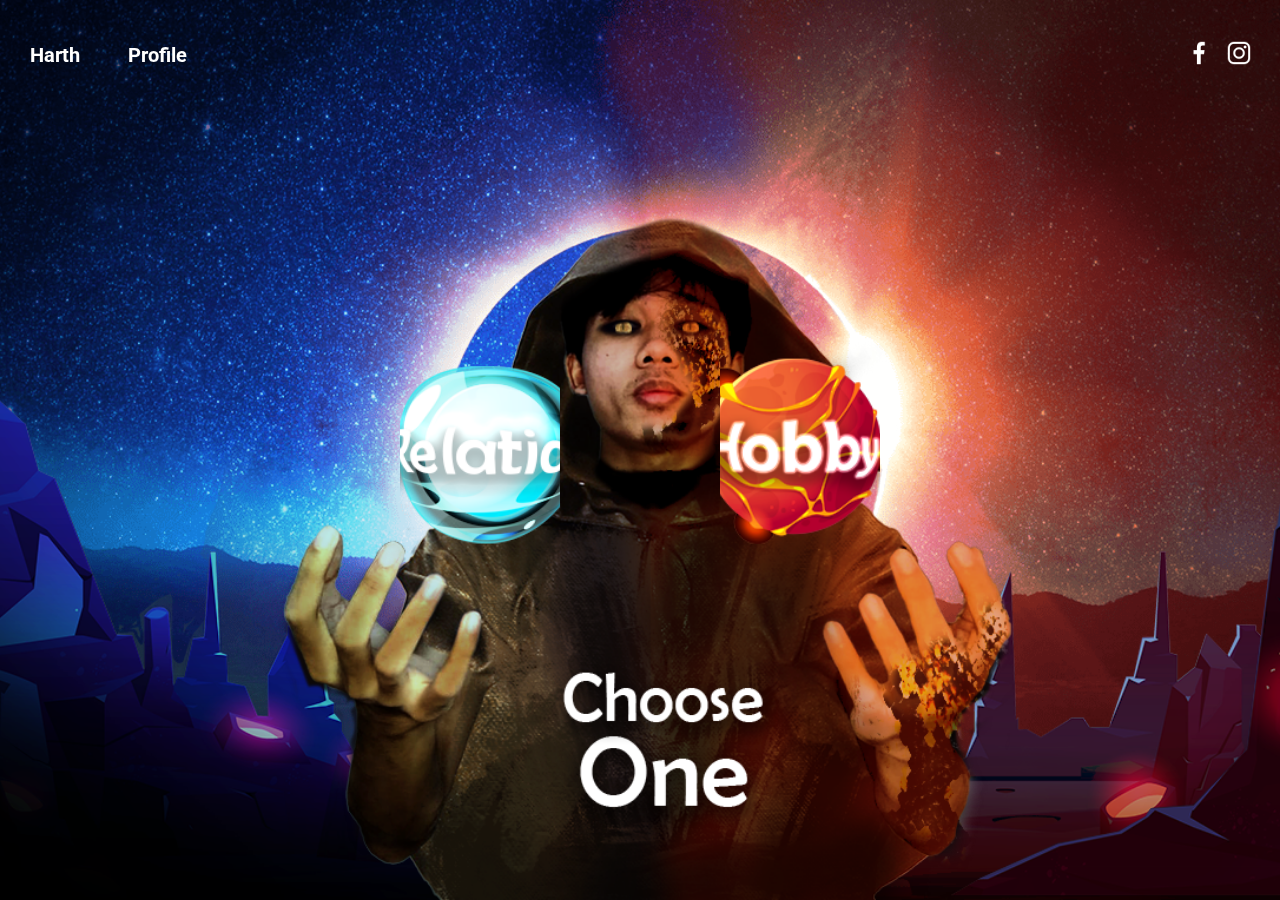
<file: Harits Taqiy Wibowo_TI2B_TB1/index.html>
<!DOCTYPE html>
<html lang="en">
<head>
    <meta charset="UTF-8">
    <meta http-equiv="X-UA-Compatible" content="IE=edge">
    <meta name="viewport" content="width=device-width, initial-scale=1.0">
    <link rel="stylesheet" href="style.css">
    <title>Home</title>
</head>
<body>

    <nav>
        <div class="logo"><a href="index.html">Harth</a></div>
        <div class="profil"><a href="profil.html">Profile</a></div>
        <div class="nav-links">
            <ul>
                <li><a href="https://www.facebook.com"><img src="img/facebook.png" alt=""></a></li>
                <li><a href="https://www.instagram.com/harits.taqiy/"><img src="img/instagram-logo.png" alt=""></a></li>
            </ul>
        </div>
    </nav>

    <div class="screen">
        <img src="img/background2.png" alt="">
        <div class="choose">
        <img src="img/choose.png" alt="">
        </div>
        <div class="hobby">
        <a href="hobby.html"><img src="img/phobby2.png" alt=""></a>
        </div>
        <div class="relation">
        <a href="relation.html"><img src="img/prelation2.png" alt=""></a>
        </div>
        <div class="textoption">
        <img src="img/text.png" alt="">
        </div>
        <div class="rock1">
            <img src="img/mid2.png" alt="">
        </div>
        <div class="rock2">
            <img src="img/foreground2.png" alt="">
        </div>
    </div>
    
</body>
</html>
</file>
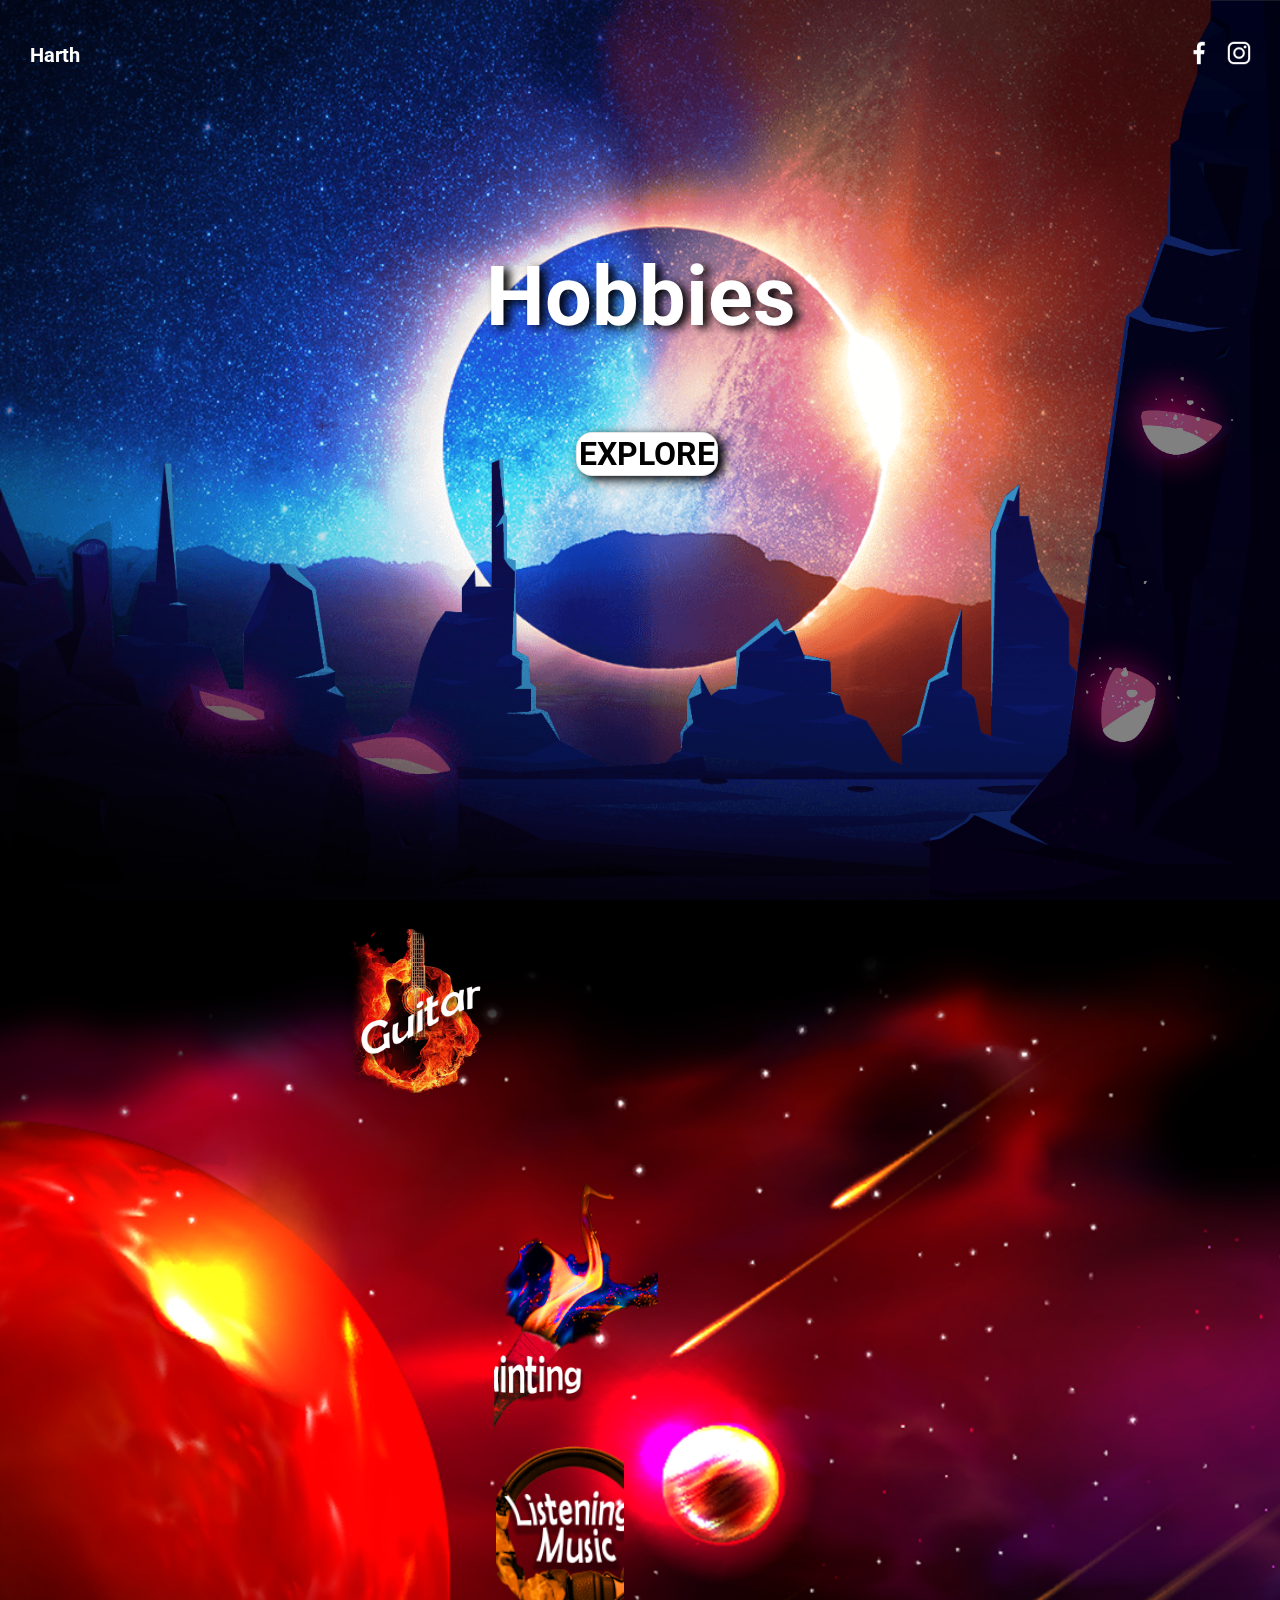
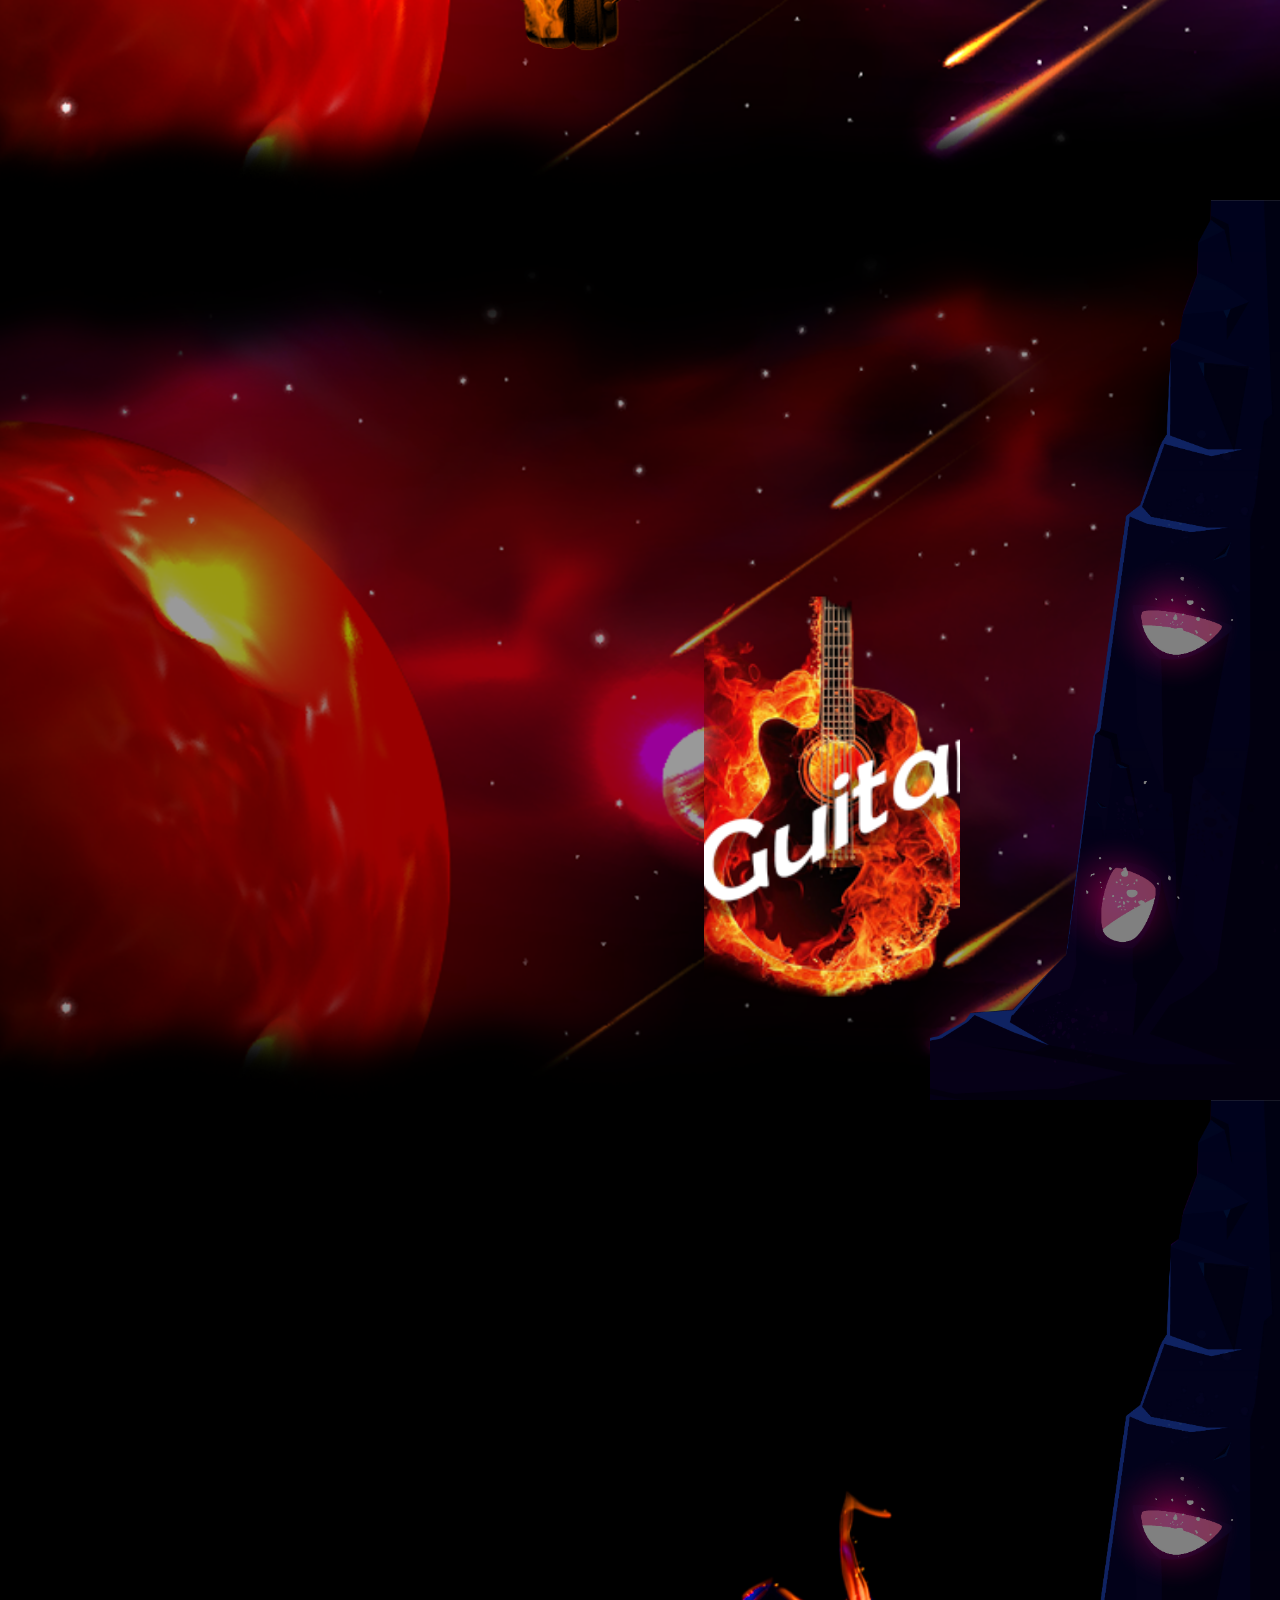
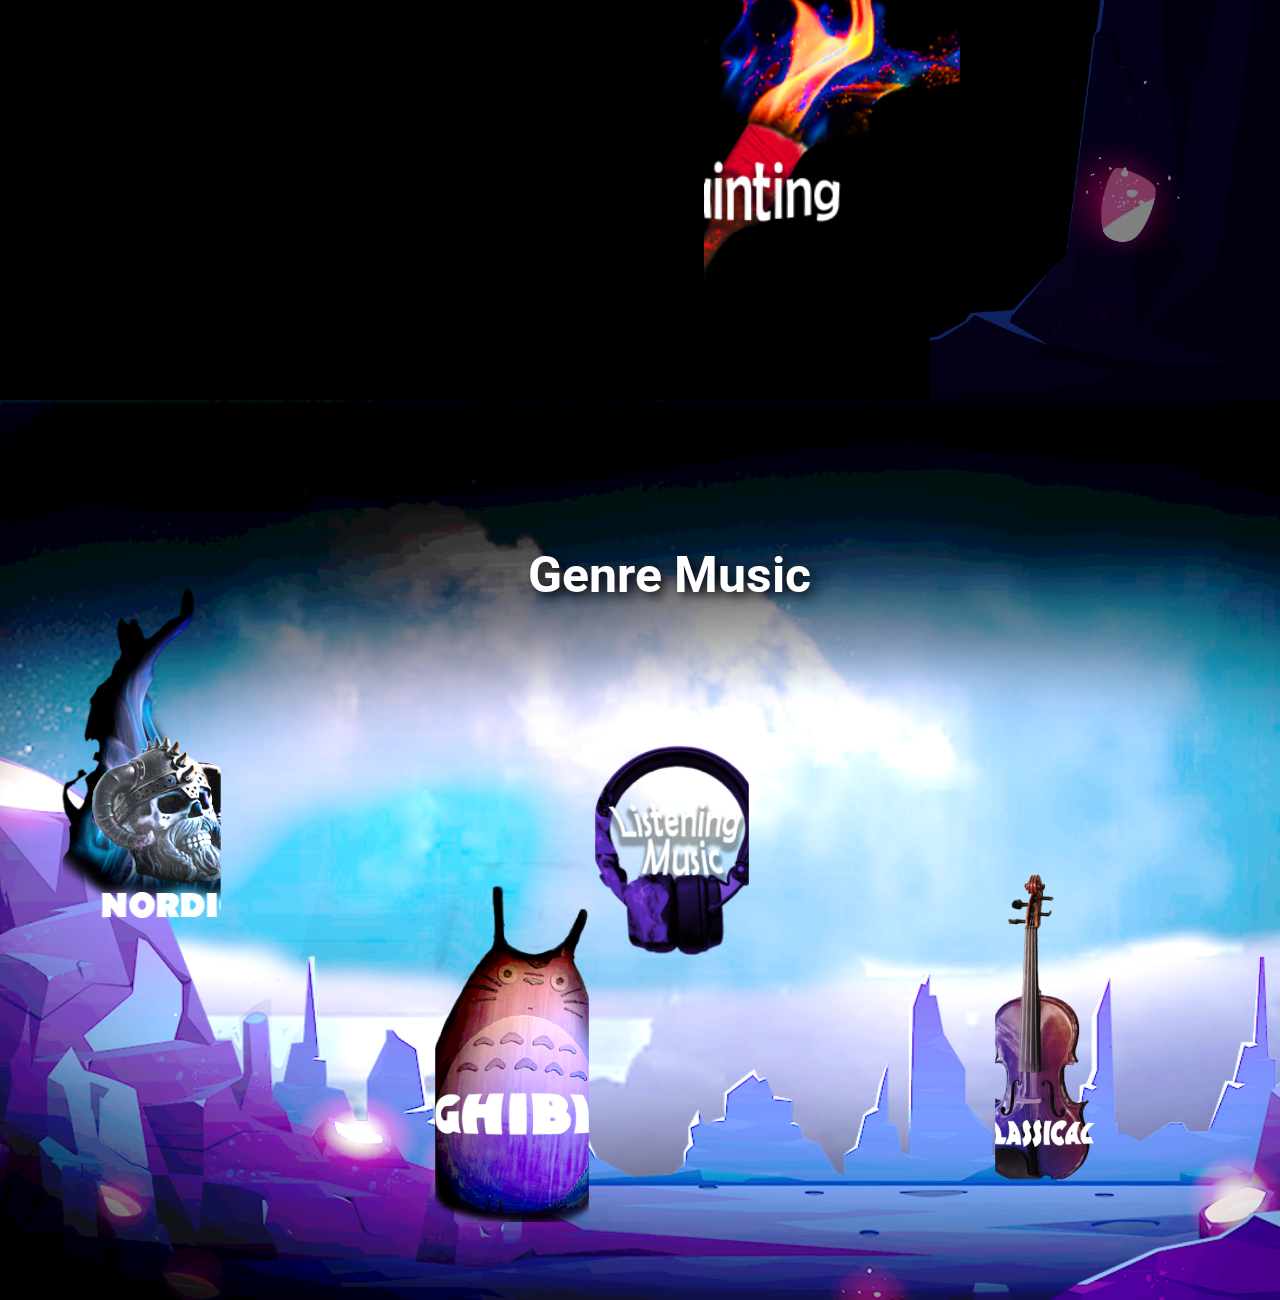
<file: Harits Taqiy Wibowo_TI2B_TB1/hobby.html>
<!DOCTYPE html>
<html lang="en">
<head>
    <meta charset="UTF-8">
    <meta http-equiv="X-UA-Compatible" content="IE=edge">
    <meta name="viewport" content="width=device-width, initial-scale=1.0">
    <link rel="stylesheet" href="style.css">
    <title>Hobby</title>
</head>
<body>

    <nav>
        <div class="logo"><a href="index.html">Harth</a></div>
        <div class="nav-links">
            <ul>
                <li><a href="https://www.facebook.com"><img src="img/facebook.png" alt=""></a></li>
                <li><a href="https://www.instagram.com/harits.taqiy/"><img src="img/instagram-logo.png" alt=""></a></li>
            </ul>
        </div>
    </nav>

    <div class="screen" id="home-hobi">
        <img src="img/background2.png" alt="">
        <div class="rockhob1">
            <img src="img/mid.png" alt="">
        </div>
        <div class="rockhob2">
            <img src="img/foreground.png" alt="">
        </div>
    </div>

    <div class="text-hobi">
        <h1>Hobbies</h1>
    </div>
    <div class="button" id="btn"><a href="#hobi"> explore </a></div>
    
    <section class="screen" id="hobi">
        <div class="bghobi">
            <img src="img/bghobby.png" alt="">
        </div>
        
        <div class="hobi">
            <div class="guitar">
                <a href="#guitar"><img src="img/guitar.png" alt=""></a>
            </div>

            <div class="paint">
                <a href="#paint"><img src="img/paint.png" alt=""></a>
            </div>

            <div class="music">
                <a href="#music"><img src="img/headphone.png" alt=""></a>
            </div>
        </div>
    </section>
    
    <section class="screen" id="guitar">
        <div class="bgsectionhobi">
        <img src="img/bghobby.png" alt="">
        </div>
        <!-- <div class="rockhob1">
            <img src="img/mid.png" alt="">
        </div> -->
        <div class="rockhob2">
            <img src="img/foreground.png" alt="">
        </div>
        <iframe width="560" height="250" src="https://www.youtube.com/embed/fwZZ6NtIdWs" title="YouTube video player" frameborder="0" allow="accelerometer; autoplay; clipboard-write; encrypted-media; gyroscope; picture-in-picture" allowfullscreen></iframe>        
        <iframe width="560" height="250" src="https://www.youtube.com/embed/IF2Xxtvb4JQ" title="YouTube video player" frameborder="0" allow="accelerometer; autoplay; clipboard-write; encrypted-media; gyroscope; picture-in-picture" allowfullscreen></iframe>
        <iframe width="560" height="250" src="https://www.youtube.com/embed/yoVjOuH-Fm0" title="YouTube video player" frameborder="0" allow="accelerometer; autoplay; clipboard-write; encrypted-media; gyroscope; picture-in-picture" allowfullscreen></iframe>
        <div class="yt">
        <a href="#hobi"><img src="img/guitar.png" alt=""></a>
        <!-- <h1 class="button" id="btn"><a href="#home-hobi" >back</a></h1> -->
        </div>
    </section>

    <section class="screen" id="paint">
        <!-- <div class="bgsectionhobi">
        <img src="img/bghobby.png" alt="">
        </div> -->
        <!-- <div class="bg">
            <img src="img/bgrelation.png" alt="">
        </div> -->
        <!-- <div class="rockhob1">
            <img src="img/mid.png" alt="">
        </div> -->
        <div class="rockhob2">
            <img src="img/foreground.png" alt="">
        </div>
        <div class="gambarsatu">
        <iframe width="1466" height="764" src="https://i.pinimg.com/474x/6d/91/39/6d9139e4ce8c6b922c5b15b58d400a81.jpg" frameborder="0"></iframe>
        </div>
        <div class="gambardua">
        <iframe width="1366" height="764" src="https://i.pinimg.com/474x/75/dd/ea/75ddeae50ad170b651271d1eb140c3d2.jpg" frameborder="0"></iframe>
        </div>
        <div class="gambartiga">
        <iframe width="1366" height="764" src="https://i.pinimg.com/474x/5a/9c/84/5a9c84520ce5c7ca260035113379d359.jpg" frameborder="0"></iframe>
        </div>
        <div class="pt">
            <a href="#hobi">
                <img src="img/paint.png" alt="">
            </a>
        </div>
    </section>

    <section class="screen" id="music">
        <div class="bg">
            <img src="img/bgmusic.png" alt="">
        </div>
        <div class="mc">
            <a href="#hobi"><img src="img/music.png" alt=""></a>
        </div>
        <h1>Genre Music</h1>
        <div class="nordic">
            <img src="img/nordic.png" alt="">
        </div>

        <div class="classical">
            <img src="img/classic.png" alt="">
        </div>

        <div class="ghibli">
            <img src="img/ghibli.png" alt="">
        </div>

    </section>
</body>
</html>
</file>
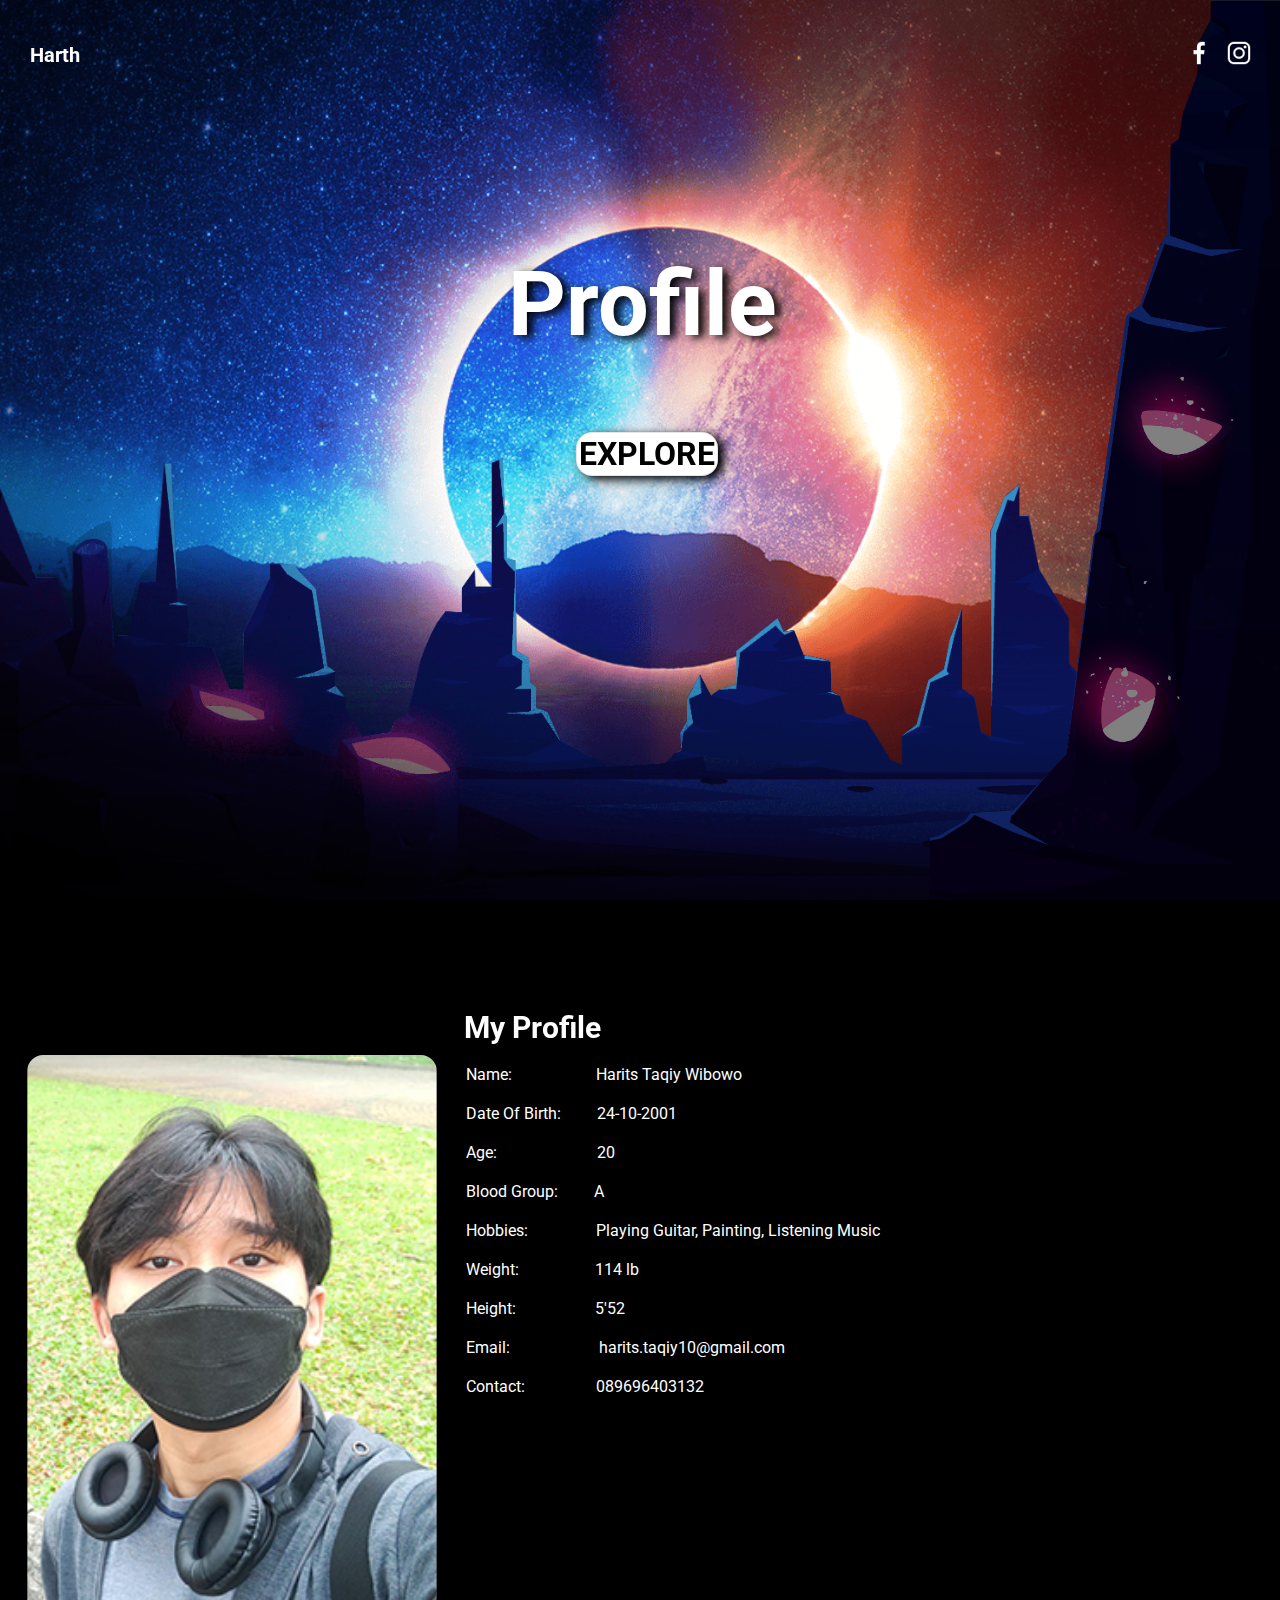
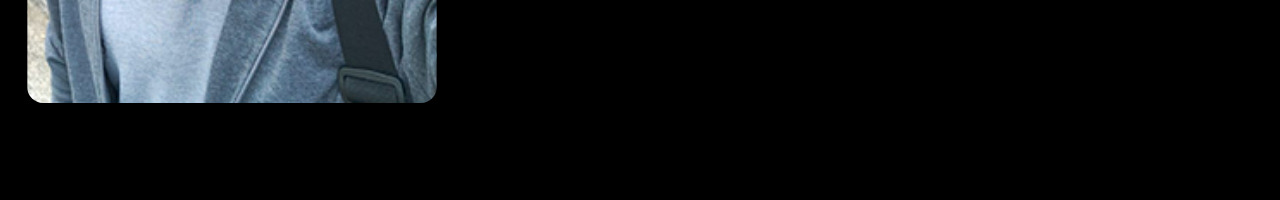
<file: Harits Taqiy Wibowo_TI2B_TB1/profil.html>
<!DOCTYPE html>
<html lang="en">
<head>
    <meta charset="UTF-8">
    <meta http-equiv="X-UA-Compatible" content="IE=edge">
    <meta name="viewport" content="width=device-width, initial-scale=1.0">
    <link rel="stylesheet" href="style.css">
    <title>Profile</title>
</head>
<body>

    <nav>
        <div class="logo"><a href="index.html">Harth</a></div>
        <div class="nav-links">
            <ul>
                <li><a href="https://www.facebook.com"><img src="img/facebook.png" alt=""></a></li>
                <li><a href="https://www.instagram.com/harits.taqiy/"><img src="img/instagram-logo.png" alt=""></a></li>
            </ul>
        </div>
    </nav>

    <div class="screen">
        <img src="img/background2.png" alt="">
        <div class="rockhob1">
            <img src="img/mid.png" alt="">
        </div>
        <div class="rockhob2">
            <img src="img/foreground.png" alt="">
        </div>
    </div>
    
    <div class="button" id="btn"><a href="#profile"> explore </a></div>
    
    <div class="text-profil">
        <h1>Profile</h1>
    </div>
    
    <section class="screen" id="profile">
        <div class="profile">
        <h1>My Profile</h1>
        <img src="img/Profil1.png" alt="">
        <ul>
            <li>Name: <span id="name">Harits Taqiy Wibowo</span></li>
            <li>Date Of Birth: <span id="birth">24-10-2001</span></li>
            <li>Age: <span id="age">20</span></li>
            <li>Blood Group: <span id="blood">A</span></li>
            <li>Hobbies: <span id="hobbies">Playing Guitar, Painting, Listening Music</span></li>
            <li>Weight: <span id="weight">114 lb</span></li>
            <li>Height: <span id="height">5'52 </span></li>
            <li>Email: <span id="email">harits.taqiy10@gmail.com</span></li>
            <li>Contact: <span id="contact">089696403132</span></li>
        </ul>
        </div>
    </section>
    
</body>
</html>
</file>
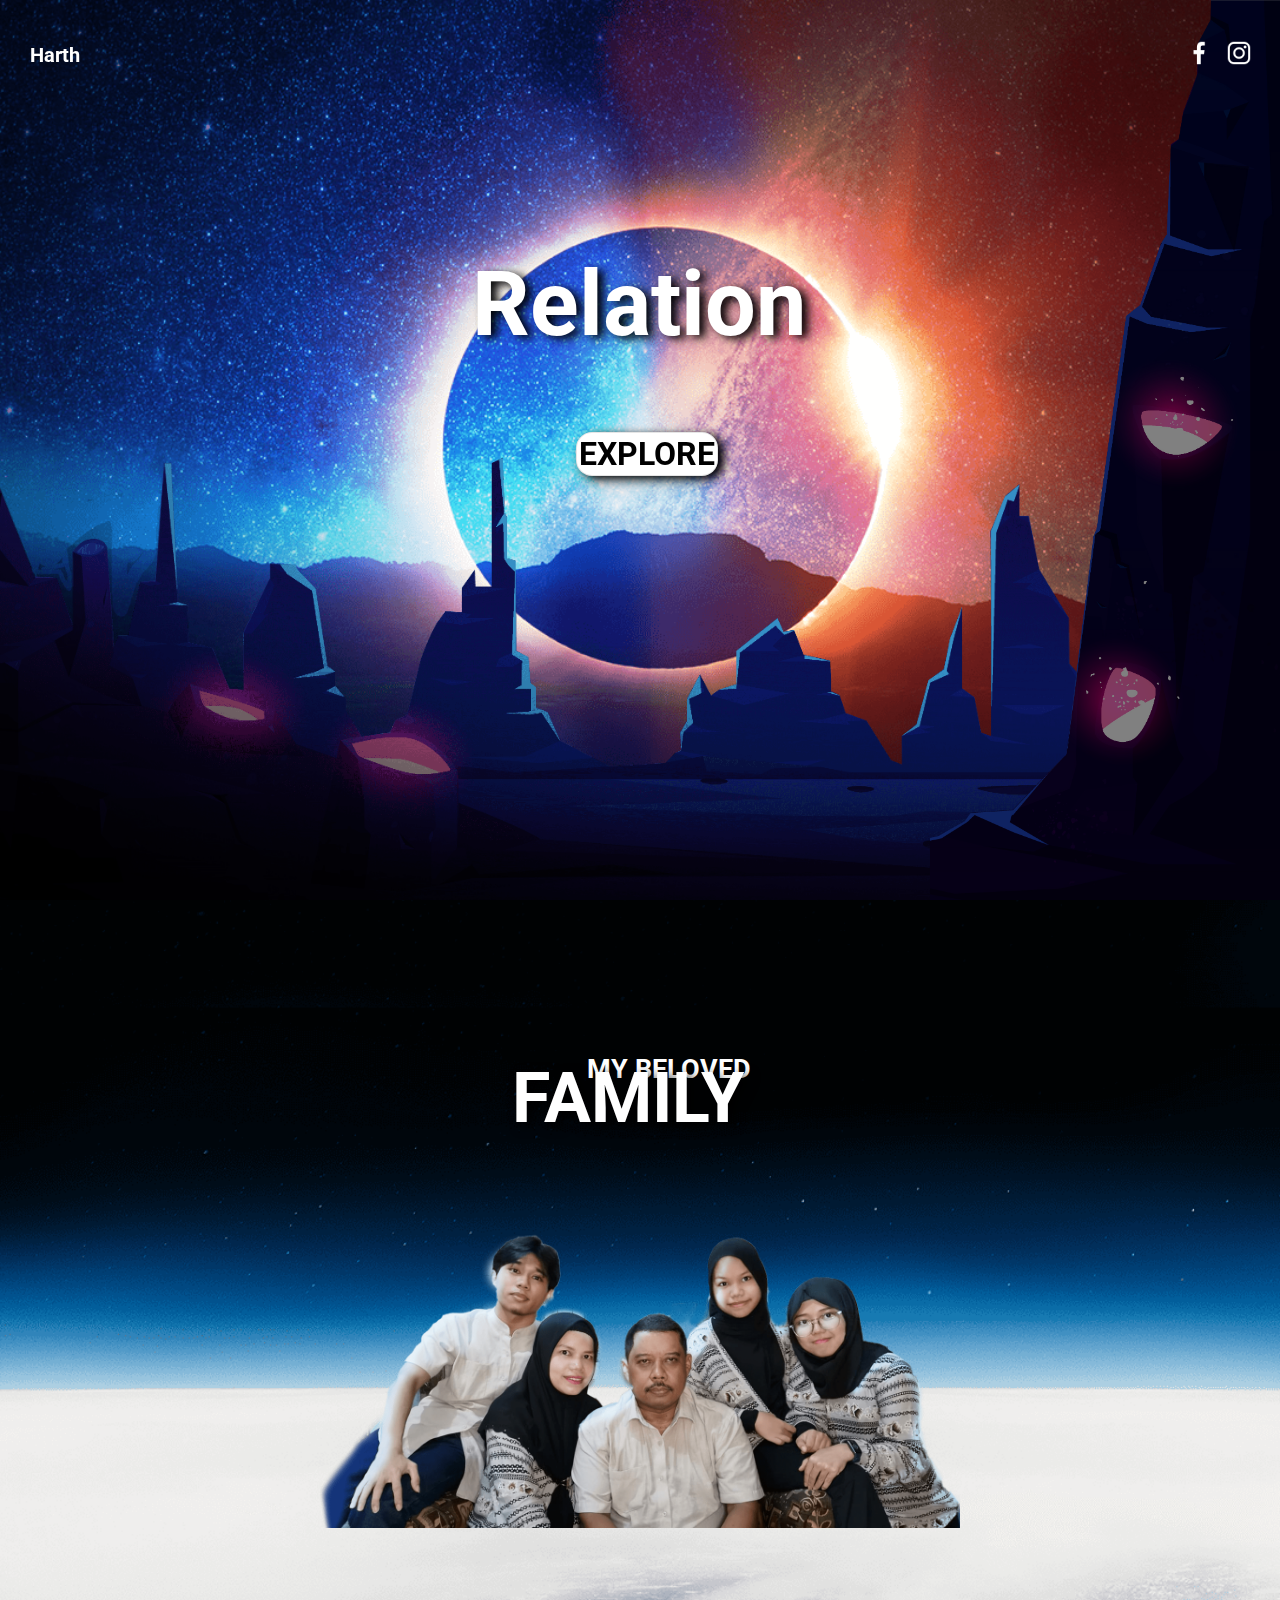
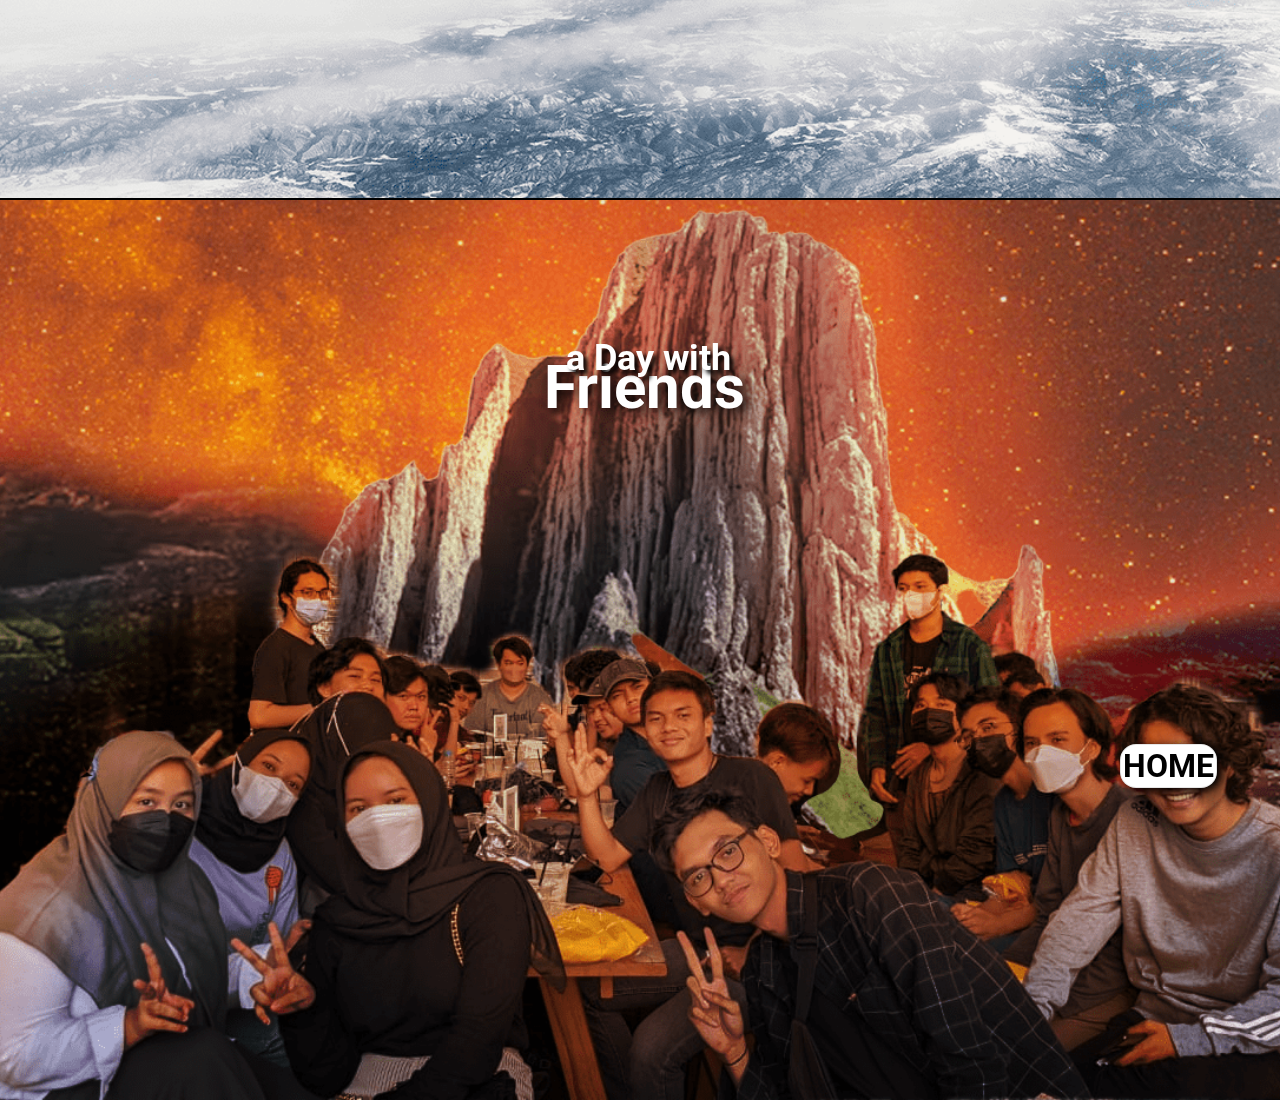
<file: Harits Taqiy Wibowo_TI2B_TB1/relation.html>
<!DOCTYPE html>
<html lang="en">
<head>
    <meta charset="UTF-8">
    <meta http-equiv="X-UA-Compatible" content="IE=edge">
    <meta name="viewport" content="width=device-width, initial-scale=1.0">
    <link rel="stylesheet" href="style.css">
    <title>Relation</title>
</head>
<body>

    <nav>
        <div class="logo"><a href="index.html">Harth</a></div>
        <div class="nav-links">
            <ul>
                <li><a href="https://www.facebook.com"><img src="img/facebook.png" alt=""></a></li>
                <li><a href="https://www.instagram.com/harits.taqiy/"><img src="img/instagram-logo.png" alt=""></a></li>
            </ul>
        </div>
    </nav>

    <div class="screen" id="home-relasi">
        <img src="img/background2.png" alt="">
        <div class="rockrel1">
            <img src="img/mid.png" alt="">
        </div>
        <div class="rockrel2">
            <img src="img/foreground.png" alt="">
        </div>
    </div>

    <div class="text-relasi">
        <h1>Relation</h1>
    </div>
    <div class="button" id="btn"><a href="#relasi"> explore </a></div>
    
    <section class="screen" id="relasi">

        <div class="keluarga">
            <h1>family</h1>
            <h3>my beloved</h3>
            <div class="foto">
                <div class="bg">
                <img src="img/bgrelation.png" alt="">
                </div>
                <div class="wibowo">
                <img src="img/family.png" alt="">
                </div>
            </div>
        </div>
    </section>

    <section class="screen">
        <div class="teman">
            <h1>Friends</h1>
            <h3>a Day with</h3>
            <div class="bg"><img src="img/friends.png" alt=""></div>
        </div>
        <div class="button" id="btn">
           <a href="#home-relasi">Home</a>
        </div>
    </section>
    
</body>
</html>
</file>
<file: Harits Taqiy Wibowo_TI2B_TB1/style.css>
@import url('https://fonts.googleapis.com/css2?family=Patrick+Hand&family=Poppins:wght@100;200;300;400&family=Righteous&family=Roboto:ital,wght@0,100;0,300;0,400;0,500;0,700;0,900;1,100;1,300;1,400;1,500&family=Shadows+Into+Light&display=swap');

body {
    margin: 0;
    padding: 0;
    overflow-x: hidden;
    font-family: -apple-system, BlinkMacSystemFont, 'Segoe UI', Roboto, Oxygen, Ubuntu, Cantarell, 'Open Sans', 'Helvetica Neue', sans-serif;
    list-style: none;
    box-sizing: border-box;
    background: #000;
}

nav {
    position: fixed;
    display: flex;
    z-index: 100;
    width: 96%;
    height: 10vh;
    justify-content: space-between;
    align-items: center;
    padding: 10px 30px;
}

.logo {
    color: #fff;
    font-weight: 700;
    font-size: 20px;
}

.logo a {
    text-decoration: none;
    color: #fff;
    transition: .3s ease;
}

.logo a:hover {
    font-size: 25px;
}

.profil {
    color: #fff;
    position: absolute;
    left: 8rem;
    font-weight: 700;
    font-size: 20px;
}

.profil a {
    text-decoration: none;
    color: #fff;
    transition: .3s ease;
}

.profil a:hover {
    font-size: 25px;
}

nav .nav-links ul {
    display: flex;
    flex-direction: row;
}

nav .nav-links ul li {
    padding: 0 4px;
    list-style: none;
}

nav .nav-links ul li img {
    transform: scale(0.7);
}

.screen {
    height: 100vh;
    position: relative;
    overflow: hidden;
}

.screen img {
    position: absolute;
    width: 100%;
    height: 100%;
    object-fit: cover;
}

.screen .choose img{
    z-index: 2;
}

.screen .textoption img {
    z-index: 4;
}

.screen .hobby img {
    z-index: 70;
    position: absolute;
    width: 50%;
    left: 30rem;
    transform: scale(.25);
    transition: .2s linear;
}

.screen .hobby img:hover {
    transform: scale(.3);
}

.screen .relation img {
    z-index: 70;
    position: absolute;
    width: 50%;
    left: 10rem;
    transform: scale(.25);
    transition: .2s linear;
}

.screen .relation img:hover {
    transform: scale(.3);
}
  
  .rock1 img {
    z-index: 1;
    filter: brightness(0.8);
  }
  
  .rock2 img {
    z-index: 3;
    filter: brightness(0.5);
  }

  /* End Index */

  /* Start Relation */

  .rockrel1 img {
    left: -150px ;
    bottom: -100px ;
    top: unset ;

    width: 100%;
    left: -20px;
    top: 20vh;
    z-index: 1;
    filter: brightness(0.8);
  }
  
  .rockrel2 img {
    right: -50px ;
    bottom: -200px ;
    top: 0px ;
    left: unset ;
    
    width: 400px;
    height: 100vh;
    z-index: 3;
    filter: brightness(0.5);
  }

  .text-relasi {
      position: absolute;
      font-size: 2.8rem;
      z-index: 6;
      color: #fff;
      top: 12rem;
      left: 29.5rem;
      filter: drop-shadow(6px 3px 5px black);
  }

  .button {
      font-weight: 700;
      position: absolute;
      background-color: #fff;
      font-size: 2rem;
      z-index: 6;
      color: #000;
      top: 27rem;
      left: 36rem;
      text-transform: uppercase;

      border-radius: 1rem;
      padding: 2px 2px;
      text-align: center;
      border: .1rem solid rgba(0,0,0,.1);
      box-shadow: 0 .4rem 1rem rgba(0,0,0,.1);

      filter: drop-shadow(6px 3px 5px black);
    }

  .button a{
      text-decoration: none;
      color: #000;
  }

  #btn {
      transition: all .15s ease;
  }

  #btn:hover {
      transform: scale(1.2);
  }

  .keluarga {
      color: #fff;
      position: relative;
      text-align: center;
      top: -2px;
      text-transform: uppercase;
  }

   .screen .keluarga h1 {
      z-index: 10;
      position: absolute;
      font-size: 70px;
      top: 7rem;
      left: 32rem;
  }

  .screen .keluarga h3 {
      z-index: 9;
      position: absolute;
      font-size: 27px;
      top: 8rem;
      left: 36.7rem;
  }

  .keluarga .foto .wibowo img {
      position: relative;
      width: 50%;
      height: 50%;
      z-index: 10;
      top: 17rem;
      align-items: center;
      object-fit: cover;
  }

  .keluarga .bg img{
    position: absolute;
    width: 100%;
    height: 100vh;
    left: 0;
    top: 0;
    object-fit: cover;
  }

  .screen .teman h1 {
      z-index: 100;
      left: 34rem;
      font-size: 60px;
  }
  .screen .teman h3 {
      z-index: 101;
      color: #fff;
      position: absolute;
      font-size: 36px;
      top: 6.3rem;
      left: 35.4rem;
      filter:drop-shadow(4px 4px 2px black);
  }

  .screen .button {
      position: absolute;
      top: 34rem;
      left: 70rem;
  }

  /* End Relation */

  /* Start Hobby */
  .rockhob1 img {
    left: -150px ;
    bottom: -100px ;
    top: unset ;

    width: 100%;
    left: -20px;
    top: 20vh;
    z-index: 1;
    filter: brightness(0.8);
  }

  .rockhob2 img {
    right: -50px ;
    bottom: -200px ;
    top: 0px ;
    left: unset ;
    
    width: 400px;
    height: 100vh;
    z-index: 3;
    filter: brightness(0.5);
  }

  .text-hobi {
    position: absolute;
    font-size: 2.6rem;
    z-index: 6;
    color: #fff;
    top: 12rem;
    left: 30.4rem;
    filter: drop-shadow(6px 3px 5px black);
  }

  .screen .bghobi {
    position: absolute;
    width: 100%;
    height: 100vh;
    object-fit: cover;
  }

  .hobi .guitar img {
    position: relative;
    width: 60%;
    z-index: 30;
    top:-22rem;
    left: 2rem;
    align-items: center;
    object-fit: cover;
    transform: scale(.2);
    transition: all .2s ease;
  }

  .hobi .paint img {
      position: absolute;
      width: 40%;
      z-index: 29;
      top: -3rem;
      left: 20rem;
      transform: scale(.32);
      object-fit: cover;
      transition: all .2s ease;
  }

  .hobi .music img {
      position: absolute;
      z-index: 28;
      width: 40%;
      top: 12rem;
      left: 19rem;
      transform: scale(.25);
      transition: all .2s ease;
  }

.hobi .guitar img:hover
{
    transform: scale(.25);
}

.hobi .paint img:hover{
    transform: scale(.4);
}

.hobi .music img:hover {
    transform: scale(.3);
}

.bgsectionhobi img {
    position: absolute;
    width: 100%;
    height: 100%;
    object-fit: cover;
    filter: brightness(.6);
}

.screen iframe {
    position: relative;
    left: 2rem;
    top: 3rem;
    z-index: 100;
    padding: .5rem .5rem;
    justify-content: space-between;
}

.screen .yt h1{
    color: #fff;
    position: absolute;
    left: 49rem;
    top: 20rem;
    font-size: 100px;
    z-index: 40;
}

.screen .yt img {
    width: 40%;
    position: absolute;
    top: 9rem;
    left: 36rem;
    transform: scale(.5);
    z-index: 41;
    transition: all .2s ease;
}

.yt img:hover {
    transform: scale(.4);
}

/* .screen .yt .button {
    z-index: 50;
    position: absolute;
    top: 25rem;
    left: 64rem;
    transform: scale(.4);
}

.screen .yt #btn:hover {
    transform: scale(.3);
} */

.screen .gambarsatu iframe {
    position: absolute;
    z-index: 61;
    top: 2rem;
    left: 1rem;
    transform: scale(.7);
    filter: drop-shadow(8px 8px 10px black);
}

.screen .gambardua iframe {
    position: absolute;
    z-index: 62;
    top: 0rem;
    left: 25rem;
    transform: scale(.7);
    filter: drop-shadow(8px 8px 10px black);
}

.screen .gambartiga iframe {
    position: absolute;
    z-index: 63;
    top: 16rem;
    left: -5rem;
    transform: scale(.7);
    filter: drop-shadow(8px 8px 10px black);
}

.screen .pt img {
    position: absolute;
    z-index: 66;
    width: 40%;
    left: 36rem;
    top: 8rem;
    transform: scale(.5);
    transition: .3s ease;
}

.screen .pt img:hover {
    transform: scale(.4);
}

.screen .mc img {
    position: absolute;
    width: 40%;
    top: 0rem;
    left: 26rem;
    transform: scale(.3);
    transition: .3s ease;
}

.screen .mc img:hover {
    transform: scale(.2);
}

.screen h1 {
    position: absolute;
    top: 7rem;
    left: 33rem;
    font-size: 50px;
    color: #fff;
    filter: drop-shadow(5px 4px 6px black);
}

.screen .nordic img{
    position: absolute;
    top: -7rem;
    left: -6.4rem;
    width: 36%;
    transform: scale(.4);
}

.screen .ghibli img {
    position: absolute;
    left: 20rem;
    top: 12rem;
    width: 30%;
    transform: scale(.4);
}

.screen .classical img {
    position: absolute;
    top: 11rem;
    left: 55rem;
    width: 30%;
    transform: scale(.4);
}
  /* End Hobby */

  /* Starts Profile */
  .text-profil {
    position: absolute;
    font-size: 2.8rem;
    z-index: 6;
    color: #fff;
    top: 12rem;
    left: 31.75rem;
    filter: drop-shadow(6px 3px 5px black);
  }

  .profile {
      color: #fff;
  }

  .profile img {
      position:  absolute;
      width: 40%;
      height: 90%;
      left: -1.5rem;
      bottom: 1rem;
      transform: scale(.8);
      object-fit: cover;
      border-radius: 20px;
  }

  .profile h1{
      position: relative;
      top: 5.6rem;
      left:29rem;
      font-size: 30px;
  }
  .profile ul li{
      position: relative;
      padding: 10px;
      top: 5rem;
      left: 26rem;
      list-style: none;
      font-weight: 400;
  }
  
  .profile #name{
      position: relative;
      left: 5rem;
  }

  .profile #birth{
      position: relative;
      left: 2rem;
  }

  .profile #age {
      position: relative;
      left: 6rem;
  }

  .profile #blood {
      position: relative;
      left: 2rem;
  }

  .profile #hobbies {
      position: relative;
      left: 4rem ;
  }

  .profile #weight {
      position: relative;
      left: 4.5rem;
  }

  .profile #height {
      position: relative;
      left: 4.7rem;
  }

  .profile #email {
      position: relative;
      left: 5.3rem;
  }

  .profile #contact {
      position: relative;
      left: 4.2rem;
  }


  /* End Profile */
</file>
